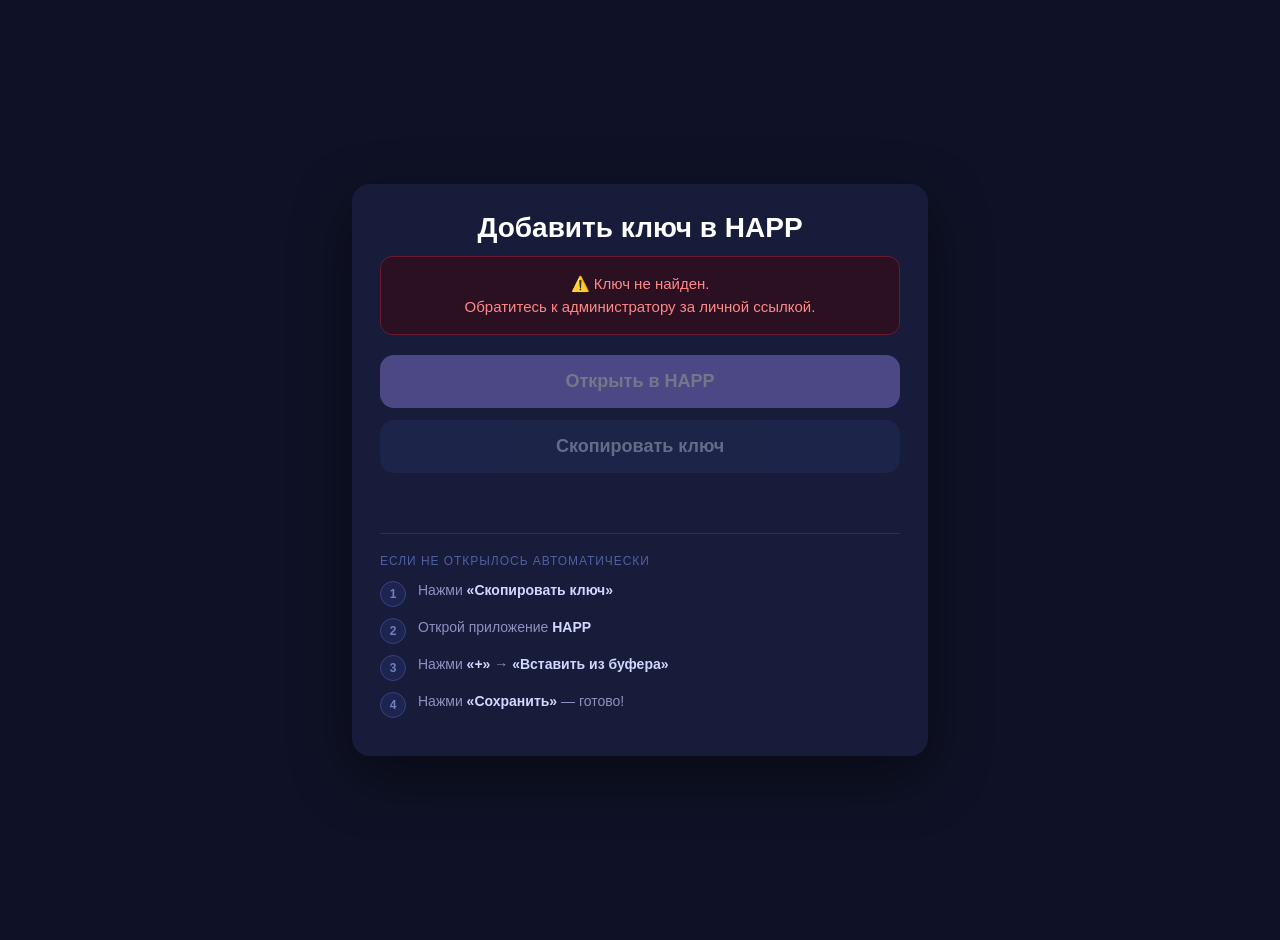
<file: index.html>
<!doctype html>
<html lang="ru">
<head>
  <meta charset="UTF-8" />
  <meta name="viewport" content="width=device-width, initial-scale=1.0" />
  <title>Добавить ключ в HAPP</title>
  <style>
    body {
      margin: 0;
      font-family: Arial, sans-serif;
      background: #0f1226;
      color: #fff;
      display: flex;
      align-items: center;
      justify-content: center;
      min-height: 100vh;
      padding: 20px;
    }
    .box {
      width: 100%;
      max-width: 520px;
      background: #171c3a;
      border-radius: 18px;
      padding: 28px;
      box-shadow: 0 20px 60px rgba(0,0,0,.45);
      text-align: center;
    }
    h1 {
      margin: 0 0 12px;
      font-size: 28px;
    }
    p {
      margin: 0 0 18px;
      color: #bfc7ff;
      line-height: 1.5;
    }
    .btn {
      width: 100%;
      border: 0;
      border-radius: 14px;
      padding: 16px 18px;
      font-size: 18px;
      font-weight: 700;
      cursor: pointer;
      margin-top: 12px;
    }
    .primary {
      background: #9b87f5;
      color: #fff;
    }
    .ghost {
      background: #24305f;
      color: #d9e2ff;
    }
    .btn:disabled {
      opacity: 0.4;
      cursor: default;
    }
    .status {
      margin-top: 16px;
      font-size: 14px;
      color: #9fb0ff;
      min-height: 20px;
    }
    .no-key {
      background: #2a1020;
      border: 1px solid #6a1a30;
      border-radius: 12px;
      padding: 16px;
      color: #ff8888;
      font-size: 15px;
      line-height: 1.5;
      margin-bottom: 8px;
    }
    .steps {
      text-align: left;
      margin-top: 24px;
      border-top: 1px solid #2a3060;
      padding-top: 20px;
    }
    .steps-title {
      font-size: 12px;
      color: #5060a0;
      text-transform: uppercase;
      letter-spacing: 0.08em;
      margin-bottom: 12px;
    }
    .step {
      display: flex;
      gap: 12px;
      align-items: flex-start;
      margin-bottom: 10px;
    }
    .step-n {
      min-width: 24px;
      height: 24px;
      border-radius: 50%;
      background: #1e2450;
      border: 1px solid #3a4080;
      font-size: 12px;
      font-weight: 700;
      color: #7080c0;
      display: flex;
      align-items: center;
      justify-content: center;
      flex-shrink: 0;
      margin-top: 1px;
    }
    .step-t {
      font-size: 14px;
      color: #9090c0;
      line-height: 1.5;
    }
    .step-t b { color: #d0d8ff; }
  </style>
</head>
<body>
  <div class="box">
    <h1>Добавить ключ в HAPP</h1>

    <div class="no-key" id="noKeyMsg" style="display:none">
      ⚠️ Ключ не найден.<br>Обратитесь к администратору за личной ссылкой.
    </div>

    <p id="desc">Нажмите кнопку ниже. HAPP откроется сам и предложит добавить ключ.</p>

    <button class="btn primary" id="openBtn">Открыть в HAPP</button>
    <button class="btn ghost" id="copyBtn">Скопировать ключ</button>
    <div class="status" id="status"></div>

    <div class="steps">
      <div class="steps-title">Если не открылось автоматически</div>
      <div class="step">
        <div class="step-n">1</div>
        <div class="step-t">Нажми <b>«Скопировать ключ»</b></div>
      </div>
      <div class="step">
        <div class="step-n">2</div>
        <div class="step-t">Открой приложение <b>HAPP</b></div>
      </div>
      <div class="step">
        <div class="step-n">3</div>
        <div class="step-t">Нажми <b>«+»</b> → <b>«Вставить из буфера»</b></div>
      </div>
      <div class="step">
        <div class="step-n">4</div>
        <div class="step-t">Нажми <b>«Сохранить»</b> — готово!</div>
      </div>
    </div>
  </div>

  <script>
    const params = new URLSearchParams(window.location.search);
    const raw = params.get("k") || params.get("key") || window.location.hash.slice(1);
    const key = raw ? decodeURIComponent(raw) : "";

    const statusEl = document.getElementById("status");
    const openBtn  = document.getElementById("openBtn");
    const copyBtn  = document.getElementById("copyBtn");

    if (!key) {
      document.getElementById("noKeyMsg").style.display = "block";
      document.getElementById("desc").style.display = "none";
      openBtn.disabled = true;
      copyBtn.disabled = true;
    }

    function validLink(v) {
      return /^hy2:\/\//i.test(v) || /^happ:\/\//i.test(v);
    }

    function openInHapp() {
      if (!validLink(key)) {
        statusEl.textContent = "Ключ не найден или ссылка повреждена.";
        return;
      }
      statusEl.textContent = "Пробую открыть HAPP...";
      window.location.href = key;
      setTimeout(() => {
        // Если приложение не открылось — копируем автоматически
        navigator.clipboard && navigator.clipboard.writeText(key);
        statusEl.textContent = "Если HAPP не открылся — ключ уже скопирован, вставь вручную через «+».";
      }, 1800);
    }

    async function copyKey() {
      if (!key) { statusEl.textContent = "Ключ не найден."; return; }
      try {
        await navigator.clipboard.writeText(key);
        copyBtn.textContent = "✓ Скопировано!";
        copyBtn.style.background = "#1a3a28";
        copyBtn.style.color = "#60d090";
        statusEl.textContent = "Ключ скопирован — открой HAPP и вставь через «+».";
        setTimeout(() => {
          copyBtn.textContent = "Скопировать ключ";
          copyBtn.style.background = "";
          copyBtn.style.color = "";
        }, 2500);
      } catch {
        statusEl.textContent = "Не удалось скопировать — скопируй вручную.";
      }
    }

    openBtn.addEventListener("click", openInHapp);
    copyBtn.addEventListener("click", copyKey);

    if (params.get("auto") === "1" && validLink(key)) {
      setTimeout(openInHapp, 300);
    }
  </script>
</body>
</html>
</file>
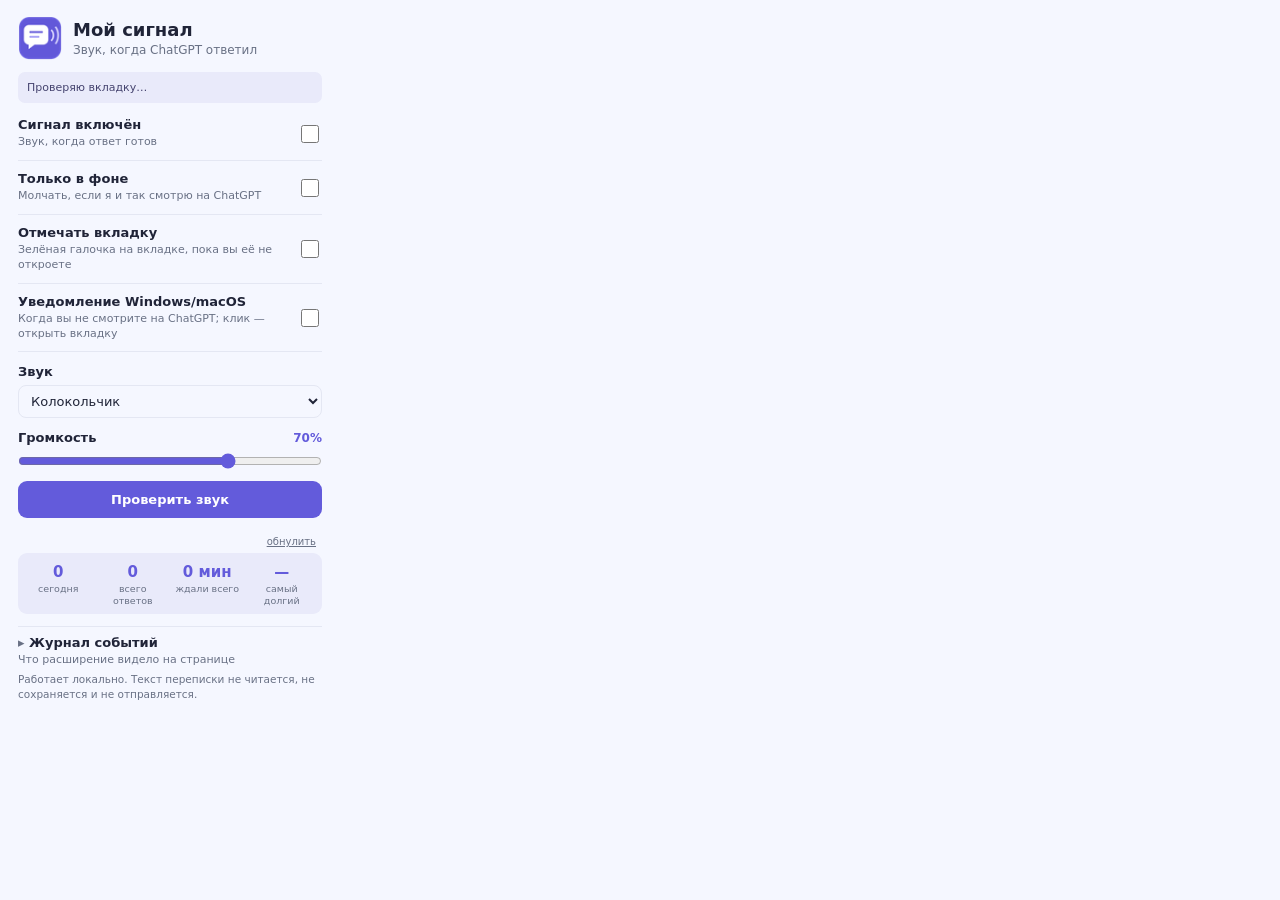
<file: chatgpt-signal/popup.html>
<!doctype html>
<html lang="ru">
<head>
  <meta charset="utf-8">
  <meta name="viewport" content="width=device-width,initial-scale=1">
  <link rel="stylesheet" href="popup.css">
  <title>Мой сигнал для ChatGPT</title>
</head>
<body>
  <main>
    <header>
      <img src="icons/icon48.png" alt="" width="44" height="44">
      <div>
        <h1>Мой сигнал</h1>
        <p class="subtitle">Звук, когда ChatGPT ответил</p>
      </div>
    </header>

    <p id="tabStatus" class="tab-status" role="status" aria-live="polite">Проверяю вкладку…</p>

    <label class="setting">
      <span><strong>Сигнал включён</strong><small>Звук, когда ответ готов</small></span>
      <input id="enabled" type="checkbox">
    </label>

    <label class="setting">
      <span><strong>Только в фоне</strong><small>Молчать, если я и так смотрю на ChatGPT</small></span>
      <input id="backgroundOnly" type="checkbox">
    </label>

    <label class="setting">
      <span><strong>Отмечать вкладку</strong><small>Зелёная галочка на вкладке, пока вы её не откроете</small></span>
      <input id="markTab" type="checkbox">
    </label>

    <label class="setting">
      <span><strong>Уведомление Windows/macOS</strong><small>Когда вы не смотрите на ChatGPT; клик — открыть вкладку</small></span>
      <input id="notify" type="checkbox">
    </label>

    <div class="field">
      <label for="sound"><strong>Звук</strong></label>
      <select id="sound">
        <option value="chime">Колокольчик</option>
        <option value="ding">Дзынь</option>
        <option value="soft">Мягкий аккорд</option>
        <option value="triple">Три бипа</option>
        <option value="coin">Монетка</option>
        <option value="custom">Свой файл…</option>
      </select>
    </div>

    <div id="customBox" class="field custom" hidden>
      <input id="customFile" type="file" accept="audio/*">
      <small id="customName">Файл не выбран (mp3, wav, ogg — до 3 МБ)</small>
    </div>

    <label class="field" for="volume">
      <span class="row"><strong>Громкость</strong><output id="volumeValue" for="volume">70%</output></span>
      <input id="volume" type="range" min="0" max="100" step="5" value="70">
    </label>

    <button id="testSound" type="button">Проверить звук</button>
    <p id="status" class="status" role="status" aria-live="polite"></p>

    <section class="stats" aria-label="Статистика">
      <div><b id="statToday">0</b><span>сегодня</span></div>
      <div><b id="statDings">0</b><span>всего ответов</span></div>
      <div><b id="statWait">0 мин</b><span>ждали всего</span></div>
      <div><b id="statLongest">—</b><span>самый долгий</span></div>
      <button id="resetStats" type="button" class="link" title="Обнулить статистику">обнулить</button>
    </section>

    <details id="journal" class="journal">
      <summary><strong>Журнал событий</strong><small>Что расширение видело на странице</small></summary>
      <ol id="logList" class="log"></ol>
      <div class="log-actions">
        <button id="copyLog" type="button" class="secondary">Копировать</button>
        <button id="clearLog" type="button" class="secondary">Очистить</button>
      </div>
    </details>

    <p class="privacy">Работает локально. Текст переписки не читается, не сохраняется и не отправляется. <span id="version"></span></p>
  </main>
  <script src="sounds.js"></script>
  <script src="popup.js"></script>
</body>
</html>
</file>
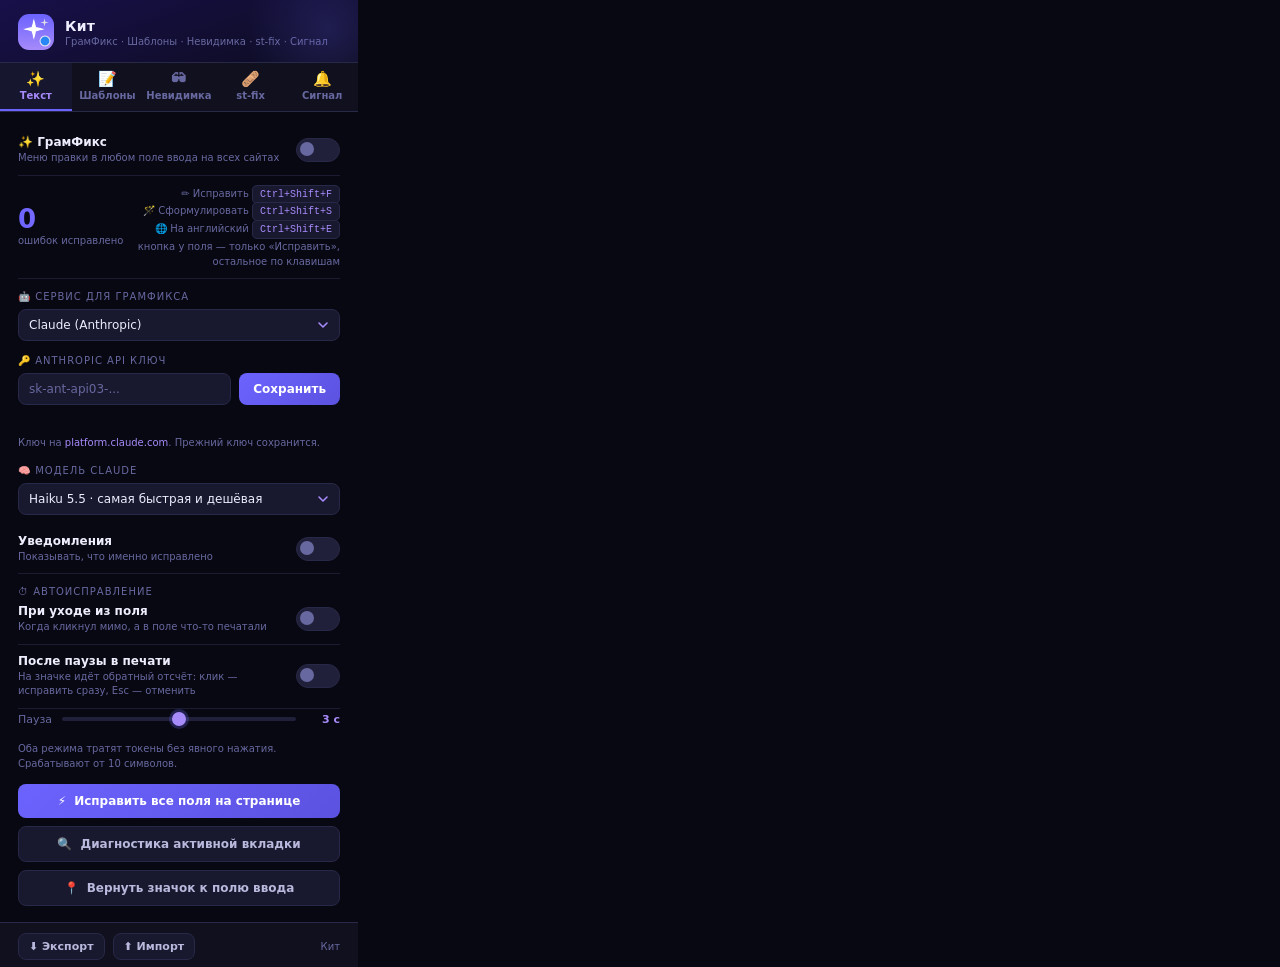
<file: kit/popup.html>
<!DOCTYPE html>
<html lang="ru">
<head>
<meta charset="UTF-8">
<title>Кит</title>
<style>
  *, *::before, *::after { box-sizing: border-box; margin: 0; padding: 0; }

  :root {
    --bg: #080812;
    --s1: #10101f;
    --s2: #18182e;
    --s3: #20203a;
    --border: #282848;
    --accent: #6c63ff;
    --accent2: #a78bfa;
    --text: #eeeeff;
    --muted: #6868a0;
    --ok: #4ade80;
    --err: #f87171;
    --warn: #fbbf24;
  }

  body {
    width: 358px;
    background: var(--bg);
    color: var(--text);
    font-family: 'Segoe UI', system-ui, -apple-system, sans-serif;
    font-size: 13px;
  }

  /* ---------- шапка ---------- */
  .hdr {
    padding: 14px 18px 12px;
    background: linear-gradient(160deg, #18104a 0%, #0c0c20 100%);
    border-bottom: 1px solid var(--border);
    display: flex; align-items: center; gap: 11px;
    position: relative; overflow: hidden;
  }
  .hdr::after {
    content: ''; position: absolute; top: -60px; right: -60px;
    width: 180px; height: 180px;
    background: radial-gradient(circle, rgba(108,99,255,.18) 0%, transparent 65%);
    pointer-events: none;
  }
  .hdr img { width: 36px; height: 36px; border-radius: 11px; flex-shrink: 0; }
  .brand-name { font-size: 14px; font-weight: 700; letter-spacing: .2px; }
  .brand-sub { font-size: 10px; color: var(--muted); margin-top: 2px; }

  /* ---------- вкладки ---------- */
  .tabs { display: flex; background: var(--s1); border-bottom: 1px solid var(--border); }
  .tab {
    flex: 1; position: relative; background: none; border: none; cursor: pointer;
    color: var(--muted); font-family: inherit; font-size: 10px; font-weight: 600;
    padding: 9px 2px 8px; display: flex; flex-direction: column; align-items: center; gap: 3px;
    border-bottom: 2px solid transparent; transition: color .15s, border-color .15s;
  }
  .tab span.ico { font-size: 15px; line-height: 1; }
  .tab:hover { color: #9c9ccc; }
  .tab.on { color: var(--accent2); border-bottom-color: var(--accent); background: rgba(108,99,255,.07); }
  .tab .dot-off {
    position: absolute; top: 7px; right: 12px;
    width: 5px; height: 5px; border-radius: 50%; background: var(--err);
  }

  .pane { display: none; padding: 14px 18px 16px; }
  .pane.on { display: block; }

  /* ---------- общие элементы ---------- */
  .row {
    display: flex; align-items: center; justify-content: space-between; gap: 10px;
    padding: 9px 0; border-bottom: 1px solid rgba(40,40,72,.6);
  }
  .row:last-child { border-bottom: none; }
  .row-name { font-size: 12px; font-weight: 600; }
  .row-desc { font-size: 10px; color: var(--muted); margin-top: 2px; line-height: 1.45; }

  .blk-title {
    font-size: 10px; color: var(--muted); text-transform: uppercase; letter-spacing: 1px;
    margin: 12px 0 7px; display: flex; align-items: center; gap: 6px;
  }
  .blk-title:first-child { margin-top: 0; }

  label.sw { position: relative; width: 44px; height: 24px; cursor: pointer; flex-shrink: 0; }
  label.sw input { display: none; }
  .sw-trk {
    position: absolute; inset: 0; background: var(--s3); border-radius: 12px;
    border: 1px solid var(--border); transition: background .2s, border-color .2s;
  }
  .sw-dot {
    position: absolute; top: 4px; left: 4px; width: 14px; height: 14px;
    background: var(--muted); border-radius: 50%; transition: transform .2s, background .2s;
  }
  label.sw input:checked ~ .sw-trk { background: rgba(108,99,255,.25); border-color: var(--accent); }
  label.sw input:checked ~ .sw-dot { transform: translateX(20px); background: var(--accent2); }

  input[type="text"], input[type="password"] {
    width: 100%; background: var(--s2); border: 1px solid var(--border); border-radius: 8px;
    color: var(--text); font-family: inherit; font-size: 12px; padding: 8px 10px;
    outline: none; transition: border-color .2s;
  }
  input:focus { border-color: var(--accent); }
  input::placeholder { color: var(--muted); }

  select {
    width: 100%; background-color: var(--s2); border: 1px solid var(--border); border-radius: 8px;
    color: var(--text); font-family: inherit; font-size: 12px; padding: 8px 30px 8px 10px;
    outline: none; cursor: pointer; transition: border-color .2s;
    -webkit-appearance: none; appearance: none; color-scheme: dark;
    background-image: url("data:image/svg+xml,%3Csvg xmlns='http://www.w3.org/2000/svg' width='10' height='6' viewBox='0 0 10 6'%3E%3Cpath d='M1 1l4 4 4-4' fill='none' stroke='%23a78bfa' stroke-width='1.6' stroke-linecap='round' stroke-linejoin='round'/%3E%3C/svg%3E");
    background-repeat: no-repeat; background-position: right 11px center;
  }
  select:hover, select:focus { border-color: var(--accent); }
  select option { background: var(--s2); color: var(--text); }

  .btn {
    background: linear-gradient(135deg, var(--accent), #5b52e0); color: #fff; border: none;
    border-radius: 8px; padding: 8px 14px; font-size: 12px; font-weight: 600;
    font-family: inherit; cursor: pointer; transition: transform .15s, box-shadow .15s;
    white-space: nowrap;
  }
  .btn:hover { transform: translateY(-1px); box-shadow: 0 4px 12px rgba(108,99,255,.4); }
  .btn:disabled { opacity: .4; cursor: not-allowed; transform: none; box-shadow: none; }
  .btn.wide { width: 100%; display: flex; align-items: center; justify-content: center; gap: 8px; padding: 10px; }
  .btn.ghost { background: var(--s2); border: 1px solid var(--border); color: #b9b9dd; }
  .btn.ghost:hover { box-shadow: none; border-color: var(--accent); }

  .field-row { display: flex; gap: 8px; }
  .status { margin-top: 7px; font-size: 11px; display: flex; align-items: center; gap: 6px; min-height: 16px; line-height: 1.4; }
  #modelStatus:empty, #gptTab:empty { display: none; }
  .dot { width: 6px; height: 6px; border-radius: 50%; flex-shrink: 0; }
  .dot.ok { background: var(--ok); } .dot.err { background: var(--err); } .dot.warn { background: var(--warn); }

  .hint { margin-top: 7px; font-size: 10px; color: var(--muted); line-height: 1.55; }
  .hint a { color: var(--accent2); text-decoration: none; }
  .hint a:hover { text-decoration: underline; }

  kbd {
    background: var(--s2); border: 1px solid var(--border); border-radius: 5px;
    padding: 3px 7px; font-size: 10px; font-family: monospace; color: var(--accent2);
  }

  .stat-num {
    font-size: 26px; font-weight: 700; line-height: 1;
    background: linear-gradient(90deg, var(--accent), var(--accent2));
    -webkit-background-clip: text; -webkit-text-fill-color: transparent;
  }

  /* ползунок задержки */
  .range-row {
    display: flex; align-items: center; gap: 10px;
    padding: 4px 0 8px; transition: opacity .2s;
  }
  .range-row.off { opacity: .35; pointer-events: none; }
  .range-lbl { font-size: 11px; color: var(--muted); flex-shrink: 0; }
  .range-val {
    font-size: 11px; font-weight: 700; color: var(--accent2);
    min-width: 34px; text-align: right; flex-shrink: 0;
  }
  input[type="range"] {
    -webkit-appearance: none; appearance: none;
    flex: 1; height: 4px; border-radius: 2px; padding: 0;
    background: var(--s3); border: none; outline: none; cursor: pointer;
  }
  input[type="range"]::-webkit-slider-thumb {
    -webkit-appearance: none; appearance: none;
    width: 14px; height: 14px; border-radius: 50%;
    background: var(--accent2); cursor: pointer;
    box-shadow: 0 0 0 3px rgba(108,99,255,.25);
  }

  #diagOut { margin-top: 10px; display: none; }
  #diagOut.on { display: block; }
  .diag-line {
    font-size: 11px; line-height: 1.5; padding: 6px 9px; margin-bottom: 5px;
    background: var(--s2); border: 1px solid var(--border); border-radius: 7px;
    word-break: break-all;
  }
  .diag-line b { font-weight: 600; }
  .diag-ok { color: var(--ok); } .diag-err { color: var(--err); } .diag-warn { color: var(--warn); }
  .diag-url { color: var(--muted); font-size: 10px; display: block; margin-top: 2px; }

  /* ---------- Сигнал ChatGPT ---------- */
  .gpt-stats { position: relative; display: grid; grid-template-columns: repeat(4, 1fr); gap: 4px;
    margin-top: 12px; padding: 10px 4px 8px; background: var(--s2); border: 1px solid var(--border);
    border-radius: 9px; text-align: center; }
  .gpt-stats b { display: block; font-size: 15px; color: var(--accent2); white-space: nowrap; font-variant-numeric: tabular-nums; }
  .gpt-stats span { display: block; margin-top: 2px; font-size: 9px; color: var(--muted); line-height: 1.2; }
  .linkbtn { background: none; border: none; color: var(--muted); font: inherit; font-size: 10px;
    text-decoration: underline; cursor: pointer; padding: 0; }
  .linkbtn:hover { color: var(--text); }
  #gptCustomBox[hidden] { display: none; }
  #gptCustomFile { width: 100%; margin-top: 8px; font-size: 11px; color: var(--muted); }
  details.gpt-journal { margin-top: 12px; }
  details.gpt-journal summary { cursor: pointer; list-style: none; font-size: 10px; color: var(--muted);
    text-transform: uppercase; letter-spacing: 1px; }
  details.gpt-journal summary::-webkit-details-marker { display: none; }
  details.gpt-journal summary::before { content: '▸ '; }
  details.gpt-journal[open] summary::before { content: '▾ '; }
  .gpt-log { margin: 8px 0; padding: 7px 8px 7px 24px; max-height: 170px; overflow-y: auto;
    background: var(--s2); border: 1px solid var(--border); border-radius: 7px;
    font: 10px/1.5 ui-monospace, Consolas, monospace; color: #c9c9ee; }
  .gpt-log:empty::before { content: 'Пока пусто. Задайте вопрос ChatGPT.'; margin-left: -16px; color: var(--muted);
    font-family: 'Segoe UI', system-ui, sans-serif; }
  .gpt-log li { overflow-wrap: anywhere; }

  .foot { padding: 10px 18px; background: var(--s1); border-top: 1px solid var(--border);
    display: flex; align-items: center; gap: 8px; }
  .foot .ver { margin-left: auto; font-size: 10px; color: var(--muted); }
  .foot .btn { padding: 6px 10px; font-size: 11px; }
</style>
</head>
<body>

<div class="hdr">
  <img src="icons/icon128.png" alt="">
  <div>
    <div class="brand-name">Кит</div>
    <div class="brand-sub">ГрамФикс · Шаблоны · Невидимка · st-fix · Сигнал</div>
  </div>
</div>

<div class="tabs">
  <button class="tab on" data-pane="gf"><span class="ico">✨</span>Текст</button>
  <button class="tab" data-pane="tpl"><span class="ico">📝</span>Шаблоны</button>
  <button class="tab" data-pane="st"><span class="ico">🕶</span>Невидимка</button>
  <button class="tab" data-pane="fix"><span class="ico">🩹</span>st-fix</button>
  <button class="tab" data-pane="gpt"><span class="ico">🔔</span>Сигнал</button>
</div>

<!-- ============ ГРАМФИКС ============ -->
<div class="pane on" id="pane-gf">
  <div class="row">
    <div>
      <div class="row-name">✨ ГрамФикс</div>
      <div class="row-desc">Меню правки в любом поле ввода на всех сайтах</div>
    </div>
    <label class="sw"><input type="checkbox" id="gfOn"><div class="sw-trk"></div><div class="sw-dot"></div></label>
  </div>

  <div class="row">
    <div>
      <div class="stat-num" id="fixCount">0</div>
      <div class="row-desc">ошибок исправлено</div>
    </div>
    <div style="text-align:right">
      <div class="row-desc">✏️ Исправить <kbd>Ctrl+Shift+F</kbd></div>
      <div class="row-desc">🪄 Сформулировать <kbd>Ctrl+Shift+S</kbd></div>
      <div class="row-desc">🌐 На английский <kbd>Ctrl+Shift+E</kbd></div>
      <div class="row-desc" style="margin-top:3px">кнопка у поля — только «Исправить»,<br>остальное по клавишам</div>
    </div>
  </div>

  <div class="blk-title">🤖 Сервис для ГрамФикса</div>
  <select id="gfProvider">
    <option value="anthropic">Claude (Anthropic)</option>
    <option value="openai">ChatGPT (OpenAI)</option>
  </select>

  <div id="claudeSettings">
    <div class="blk-title" style="margin-top:14px">🔑 Anthropic API ключ</div>
    <div class="field-row">
      <input type="password" id="apiKey" placeholder="sk-ant-api03-..." autocomplete="off">
      <button class="btn" id="saveKey">Сохранить</button>
    </div>
    <div class="status" id="apiStatus"></div>
    <div class="hint">Ключ на <a href="https://platform.claude.com/settings/keys" target="_blank">platform.claude.com</a>. Прежний ключ сохранится.</div>
    <div class="blk-title" style="margin-top:14px">🧠 Модель Claude</div>
    <select id="gfModel">
      <option value="claude-haiku-5-5">Haiku 5.5 · самая быстрая и дешёвая</option>
      <option value="claude-sonnet-5-5">Sonnet 5.5 · баланс скорости и качества</option>
      <option value="claude-opus-5-5">Opus 5.5 · умнее, но дороже</option>
      <option value="claude-fable-5-1">Fable 5.1 · самая сильная и медленная</option>
      <option value="claude-haiku-4-5-20251001">Haiku 4.5 · прежняя модель</option>
    </select>
  </div>

  <div id="openaiSettings" style="display:none">
    <div class="blk-title" style="margin-top:14px">🔑 OpenAI API ключ</div>
    <div class="field-row">
      <input type="password" id="openaiApiKey" placeholder="sk-proj-..." autocomplete="off">
      <button class="btn" id="saveOpenaiKey">Сохранить</button>
    </div>
    <div class="status" id="openaiStatus"></div>
    <div class="hint">Ключ на <a href="https://platform.openai.com/api-keys" target="_blank">platform.openai.com/api-keys</a>. API оплачивается отдельно от подписки ChatGPT. Ключ остаётся в браузере.</div>
    <div class="blk-title" style="margin-top:14px">🧠 Модель OpenAI</div>
    <select id="gfOpenaiModel">
      <option value="gpt-4.1-mini">GPT-4.1 mini · быстрая, рекомендую для правки</option>
      <option value="gpt-5-mini">GPT-5 mini · более сильная</option>
      <option value="gpt-4.1-nano">GPT-4.1 nano · экономная</option>
    </select>
  </div>
  <div class="status" id="modelStatus"></div>
  <div class="hint" id="gfModelHint"></div>

  <div class="row" style="margin-top:10px">
    <div>
      <div class="row-name">Уведомления</div>
      <div class="row-desc">Показывать, что именно исправлено</div>
    </div>
    <label class="sw"><input type="checkbox" id="gfDiff"><div class="sw-trk"></div><div class="sw-dot"></div></label>
  </div>

  <div class="blk-title" style="margin-top:12px">⏱ Автоисправление</div>

  <div class="row" style="padding-top:0">
    <div>
      <div class="row-name">При уходе из поля</div>
      <div class="row-desc">Когда кликнул мимо, а в поле что-то печатали</div>
    </div>
    <label class="sw"><input type="checkbox" id="gfAuto"><div class="sw-trk"></div><div class="sw-dot"></div></label>
  </div>

  <div class="row">
    <div>
      <div class="row-name">После паузы в печати</div>
      <div class="row-desc">На значке идёт обратный отсчёт: клик — исправить сразу, Esc — отменить</div>
    </div>
    <label class="sw"><input type="checkbox" id="gfPause"><div class="sw-trk"></div><div class="sw-dot"></div></label>
  </div>

  <div class="range-row" id="delayRow">
    <span class="range-lbl">Пауза</span>
    <input type="range" id="gfDelay" min="1" max="15" step="1">
    <span class="range-val" id="gfDelayVal">3 с</span>
  </div>
  <div class="hint">Оба режима тратят токены без явного нажатия. Срабатывают от 10 символов.</div>

  <button class="btn wide" id="fixPage" style="margin-top:12px"><span>⚡</span><span>Исправить все поля на странице</span></button>
  <button class="btn wide ghost" id="diagBtn" style="margin-top:8px"><span>🔍</span><span>Диагностика активной вкладки</span></button>
  <button class="btn wide ghost" id="resetPos" style="margin-top:8px"><span>📍</span><span>Вернуть значок к полю ввода</span></button>
  <div id="diagOut"></div>
</div>

<!-- ============ ШАБЛОНЫ ============ -->
<div class="pane" id="pane-tpl">
  <div class="row">
    <div>
      <div class="row-name">📝 Шаблоны ВК</div>
      <div class="row-desc">Кнопка на vk.com / vk.ru: группы, переменные, вставка в диалог</div>
    </div>
    <label class="sw"><input type="checkbox" id="tplOn"><div class="sw-trk"></div><div class="sw-dot"></div></label>
  </div>

  <div class="row">
    <div>
      <div class="row-name">Сейчас сохранено</div>
      <div class="row-desc" id="tplStat">—</div>
    </div>
  </div>

  <div class="hint" style="margin-top:10px">
    Круглая кнопка 📝 появляется поверх страницы ВК — её можно перетащить в любое место.
    Внутри панели: вкладки-группы, кнопка «✎» для управления группами, «⚙» — личные данные
    для переменных ({Ваше имя}, {Название сообщества} и т.д.), а также экспорт и импорт шаблонов.
  </div>

  <div class="hint" style="margin-top:8px">
    Переносишь данные со старого расширения «VK Шаблоны»? Экспортируй там файл
    <b>vk-templates.json</b> и загрузи его кнопкой «Импорт» внизу этого окна.
  </div>
</div>

<!-- ============ НЕВИДИМКА ============ -->
<div class="pane" id="pane-st">
  <div class="row">
    <div>
      <div class="row-name">🕶 Невидимка</div>
      <div class="row-desc">Модуль невидимки на ВК (как в Kate Mobile)</div>
    </div>
    <label class="sw"><input type="checkbox" id="stMod"><div class="sw-trk"></div><div class="sw-dot"></div></label>
  </div>

  <div class="row">
    <div>
      <div class="row-name">Не помечать прочитанным</div>
      <div class="row-desc">Собеседник не видит, что сообщение прочитано</div>
    </div>
    <label class="sw"><input type="checkbox" id="stOn"><div class="sw-trk"></div><div class="sw-dot"></div></label>
  </div>

  <div class="row">
    <div>
      <div class="row-name">Скрывать онлайн</div>
      <div class="row-desc">Не показывать «online», остаётся «был(а) в сети»</div>
    </div>
    <label class="sw"><input type="checkbox" id="stOnline"><div class="sw-trk"></div><div class="sw-dot"></div></label>
  </div>

  <div class="row">
    <div>
      <div class="row-name">Скрывать «печатает…»</div>
      <div class="row-desc">Собеседник не видит, что ты набираешь сообщение</div>
    </div>
    <label class="sw"><input type="checkbox" id="stTyping"><div class="sw-trk"></div><div class="sw-dot"></div></label>
  </div>

  <div class="blk-title" style="margin-top:12px">Активная вкладка</div>
  <div class="status" id="stStatus"></div>

  <div class="hint" style="margin-top:10px">
    На самой странице ВК ничего не рисуется, управление только отсюда.
    Переключатели действуют сразу на всех открытых вкладках ВК, перезагружать не нужно.
    Скрытие онлайна работает только пока ты сидишь в веб-версии; мобильное приложение всё равно покажет онлайн.
  </div>

  <div class="blk-title" style="margin-top:14px">Тонкая настройка «онлайна»</div>
  <input type="text" id="stRe" placeholder="свои признаки запроса через запятую (пусто = стандартные)">
  <div class="hint">Если ВК поменяет протокол и онлайн снова начнёт гореть, сюда вставляется новый список признаков. Сохраняется по Enter или при уходе из поля.</div>

  <div class="row" style="margin-top:8px">
    <div>
      <div class="row-name">Диагностика запросов</div>
      <div class="row-desc">Вести журнал запросов ВК-клиента для подбора признаков</div>
    </div>
    <label class="sw"><input type="checkbox" id="stDiag"><div class="sw-trk"></div><div class="sw-dot"></div></label>
  </div>
  <button class="btn wide ghost" id="stCopyLog" style="margin-top:8px"><span>📋</span><span>Скопировать журнал активной вкладки</span></button>
  <div class="hint">Включи, посиди пару минут в диалогах ВК, потом скопируй журнал и пришли его: по нему подбираются точные признаки. В обычной работе держи выключенным.</div>
</div>

<!-- ============ VK ST FIX ============ -->
<div class="pane" id="pane-fix">
  <div class="row">
    <div>
      <div class="row-name">🩹 VK st fix</div>
      <div class="row-desc">Подмена битого шарда статики ВК (пустые «скелеты» вместо контента)</div>
    </div>
    <label class="sw"><input type="checkbox" id="fixOn"><div class="sw-trk"></div><div class="sw-dot"></div></label>
  </div>

  <div class="blk-title" style="margin-top:12px">Правило перенаправления</div>
  <div class="field-row" style="align-items:center">
    <input type="text" id="fixFrom" placeholder="54" style="width:74px;text-align:center">
    <div style="color:var(--muted);font-size:15px">→</div>
    <input type="text" id="fixTo" placeholder="st1-53.vk.ru">
  </div>
  <div class="hint">Слева — номер битого шарда (<code>st*-54.vk.ru</code>), справа — рабочий хост целиком.</div>
  <button class="btn wide" id="saveFix" style="margin-top:10px"><span>💾</span><span>Применить правило</span></button>
  <div class="status" id="fixStatus"></div>

  <div class="blk-title" style="margin-top:12px">🛰 Сторож и журнал</div>
  <div class="row" style="padding-top:0">
    <div>
      <div class="row-name">Пойманные шарды</div>
      <div class="row-desc" id="sentryStat">—</div>
    </div>
  </div>
  <div class="hint">Сторож слушает сетевые ошибки ВК: если сломается ещё один шард (битый сертификат) — сам добавит правило и запишет событие в журнал. Отчёт удобно кидать в тикет поддержки ВК.</div>
  <div class="field-row" style="margin-top:10px">
    <button class="btn ghost" id="fixReport" style="flex:1;display:flex;align-items:center;justify-content:center;gap:7px"><span>📋</span><span>Скопировать отчёт</span></button>
    <button class="btn ghost" id="fixClear" style="flex:1;display:flex;align-items:center;justify-content:center;gap:7px"><span>🧹</span><span>Очистить журнал</span></button>
  </div>
</div>

<!-- ============ СИГНАЛ CHATGPT ============ -->
<div class="pane" id="pane-gpt">
  <div class="row">
    <div>
      <div class="row-name">🔔 Сигнал ChatGPT</div>
      <div class="row-desc">Звук и галочка на вкладке, когда ChatGPT закончил отвечать</div>
    </div>
    <label class="sw"><input type="checkbox" id="gptOn"><div class="sw-trk"></div><div class="sw-dot"></div></label>
  </div>

  <div class="status" id="gptTab"></div>

  <div class="row">
    <div>
      <div class="row-name">Только в фоне</div>
      <div class="row-desc">Молчать, если вкладка ChatGPT и так перед глазами</div>
    </div>
    <label class="sw"><input type="checkbox" id="gptBg"><div class="sw-trk"></div><div class="sw-dot"></div></label>
  </div>

  <div class="row">
    <div>
      <div class="row-name">Отмечать вкладку</div>
      <div class="row-desc">Зелёная галочка вместо значка, пока вкладку не откроешь</div>
    </div>
    <label class="sw"><input type="checkbox" id="gptMark"><div class="sw-trk"></div><div class="sw-dot"></div></label>
  </div>

  <div class="row">
    <div>
      <div class="row-name">Уведомление Windows</div>
      <div class="row-desc">Всплывающее окно, когда ты не на ChatGPT; клик — открыть вкладку</div>
    </div>
    <label class="sw"><input type="checkbox" id="gptNotify"><div class="sw-trk"></div><div class="sw-dot"></div></label>
  </div>

  <div class="blk-title" style="margin-top:12px">🎵 Звук</div>
  <select id="gptSound">
    <option value="chime">Колокольчик</option>
    <option value="ding">Дзынь</option>
    <option value="soft">Мягкий аккорд</option>
    <option value="triple">Три бипа</option>
    <option value="coin">Монетка</option>
    <option value="custom">Свой файл…</option>
  </select>
  <div id="gptCustomBox" hidden>
    <input type="file" id="gptCustomFile" accept="audio/*">
    <div class="hint" id="gptCustomName">mp3, wav или ogg до 3 МБ</div>
  </div>

  <div class="range-row" style="margin-top:8px">
    <span class="range-lbl">Громкость</span>
    <input type="range" id="gptVolume" min="0" max="100" step="5">
    <span class="range-val" id="gptVolumeVal">70%</span>
  </div>

  <button class="btn wide" id="gptTest"><span>🔊</span><span>Проверить звук</span></button>
  <div class="status" id="gptStatus"></div>

  <div class="gpt-stats">
    <div><b id="gptToday">0</b><span>сегодня</span></div>
    <div><b id="gptDings">0</b><span>всего ответов</span></div>
    <div><b id="gptWait">0 мин</b><span>ждали всего</span></div>
    <div><b id="gptLongest">—</b><span>самый долгий</span></div>
  </div>
  <div style="text-align:right;margin-top:4px"><button class="linkbtn" id="gptResetStats">обнулить статистику</button></div>

  <details class="gpt-journal" id="gptJournal">
    <summary>Журнал событий</summary>
    <ol class="gpt-log" id="gptLog"></ol>
    <div class="field-row">
      <button class="btn ghost" id="gptCopyLog" style="flex:1">📋 Скопировать</button>
      <button class="btn ghost" id="gptClearLog" style="flex:1">🧹 Очистить</button>
    </div>
  </details>
  <div class="hint">Работает только на chatgpt.com в браузере. Текст переписки не читается и никуда не отправляется.</div>
</div>

<div class="foot">
  <button class="btn ghost" id="expBtn">⬇ Экспорт</button>
  <button class="btn ghost" id="impBtn">⬆ Импорт</button>
  <input type="file" id="impFile" accept="application/json,.json" hidden>
  <div class="ver" id="ver">Кит</div>
</div>

<script src="content/gpt-sounds.js"></script>
<script src="popup.js"></script>
</body>
</html>
</file>
<file: chatgpt-signal/popup.css>
:root {
  color-scheme: light dark;
  --bg: #f5f7ff;
  --fg: #202438;
  --muted: #697185;
  --line: #e4e7f3;
  --accent: #635bdb;
  --accent-hover: #5149c7;
  --chip: #e9eafa;
  --chip-fg: #45436f;
  --ok: #1f7a4d;
  --ok-bg: #e2f5ea;
  --warn: #8a4b00;
  --warn-bg: #fff1dc;
  font-family: system-ui, -apple-system, "Segoe UI", sans-serif;
}
@media (prefers-color-scheme: dark) {
  :root {
    --bg: #1b1d2a;
    --fg: #e8e9f3;
    --muted: #9aa0b4;
    --line: #2d3044;
    --accent: #8079f0;
    --accent-hover: #918bf5;
    --chip: #2a2c42;
    --chip-fg: #c9c7f5;
    --ok: #7fd6a6;
    --ok-bg: #1f3a2c;
    --warn: #ffc67a;
    --warn-bg: #3a2e1c;
  }
}
* { box-sizing: border-box; }
[hidden] { display: none !important; }
body { width: 340px; margin: 0; color: var(--fg); background: var(--bg); }
main { padding: 16px 18px 14px; }
header { display: flex; align-items: center; gap: 11px; margin-bottom: 12px; }
header img { border-radius: 12px; }
h1 { margin: 0; font-size: 18px; line-height: 1.2; }
.subtitle { margin: 3px 0 0; color: var(--muted); font-size: 12px; }
strong { display: block; font-size: 13px; font-weight: 650; }
small { display: block; margin-top: 3px; color: var(--muted); font-size: 11px; line-height: 1.35; }

.setting { display: flex; align-items: center; justify-content: space-between; gap: 15px; padding: 10px 0; border-bottom: 1px solid var(--line); cursor: pointer; }
input[type="checkbox"] { width: 18px; height: 18px; accent-color: var(--accent); cursor: pointer; flex: 0 0 auto; }

.field { display: block; padding-top: 12px; }
.field select { width: 100%; margin-top: 6px; padding: 7px 8px; border: 1px solid var(--line); border-radius: 8px; background: var(--bg); color: var(--fg); font: inherit; font-size: 13px; }
.custom { padding-top: 8px; }
.custom input[type="file"] { width: 100%; font-size: 12px; color: var(--fg); }
.row { display: flex; justify-content: space-between; align-items: center; }
output { color: var(--accent); font-weight: 650; font-size: 12px; }
input[type="range"] { width: 100%; margin: 8px 0 12px; accent-color: var(--accent); }

button { width: 100%; border: 0; border-radius: 9px; padding: 11px 14px; background: var(--accent); color: #fff; font: inherit; font-size: 13px; font-weight: 650; cursor: pointer; }
button:hover { background: var(--accent-hover); }
button:disabled { opacity: .7; cursor: wait; }
button:focus-visible, input:focus-visible, select:focus-visible { outline: 3px solid #a7a1ff; outline-offset: 2px; }

.status { min-height: 16px; margin: 7px 0 0; color: var(--muted); font-size: 11px; }
.tab-status { margin: 0 0 4px; padding: 8px 9px; border-radius: 7px; background: var(--chip); color: var(--chip-fg); font-size: 11px; line-height: 1.4; }
.tab-status.ok { background: var(--ok-bg); color: var(--ok); }
.tab-status.warn { background: var(--warn-bg); color: var(--warn); }
.privacy { margin: 4px 0 0; color: var(--muted); font-size: 10.5px; line-height: 1.45; }

.stats { position: relative; display: grid; grid-template-columns: repeat(4, 1fr); gap: 6px; margin-top: 12px; padding: 10px 6px 8px; border-radius: 9px; background: var(--chip); text-align: center; }
.stats b { display: block; font-size: 15px; color: var(--accent); font-variant-numeric: tabular-nums; white-space: nowrap; }
.stats span { display: block; margin-top: 2px; font-size: 9.5px; color: var(--muted); line-height: 1.2; }
button.link { position: absolute; right: 6px; top: -17px; width: auto; padding: 0; background: none; color: var(--muted); font-size: 10px; font-weight: 400; text-decoration: underline; }
button.link:hover { background: none; color: var(--fg); }
.journal { margin-top: 12px; border-top: 1px solid var(--line); padding-top: 8px; }
.journal summary { cursor: pointer; list-style: none; }
.journal summary::-webkit-details-marker { display: none; }
.journal summary strong::before { content: "▸ "; color: var(--muted); }
.journal[open] summary strong::before { content: "▾ "; }
.log { margin: 8px 0; padding: 7px 8px 7px 26px; max-height: 190px; overflow-y: auto; border-radius: 7px; background: var(--chip); font: 10.5px/1.45 ui-monospace, Consolas, monospace; color: var(--fg); }
.log:empty::before { content: "Пока пусто. Обновите вкладку ChatGPT и задайте вопрос."; color: var(--muted); font-family: system-ui, sans-serif; margin-left: -18px; }
.log li { margin: 1px 0; overflow-wrap: anywhere; }
.log-actions { display: flex; gap: 8px; }
button.secondary { padding: 7px 10px; background: var(--chip); color: var(--chip-fg); font-size: 12px; }
button.secondary:hover { background: var(--line); }
</file>
